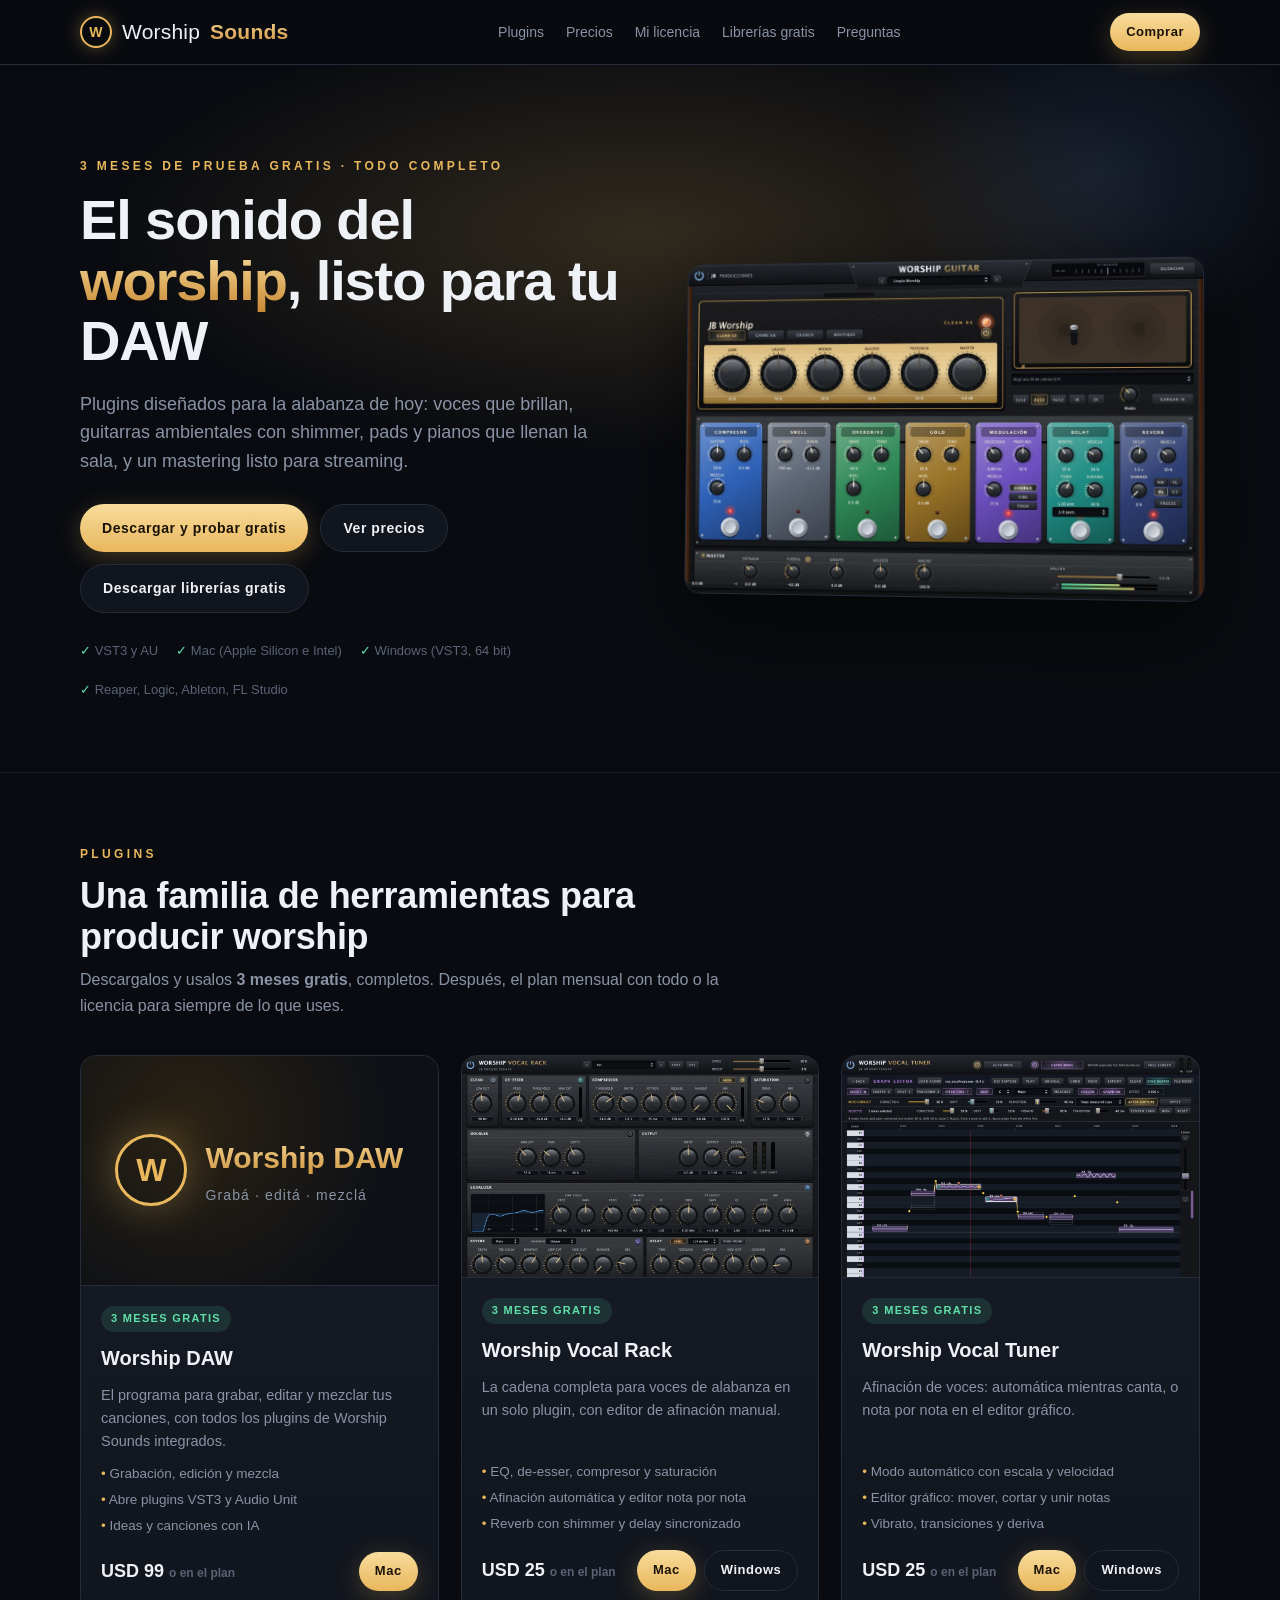
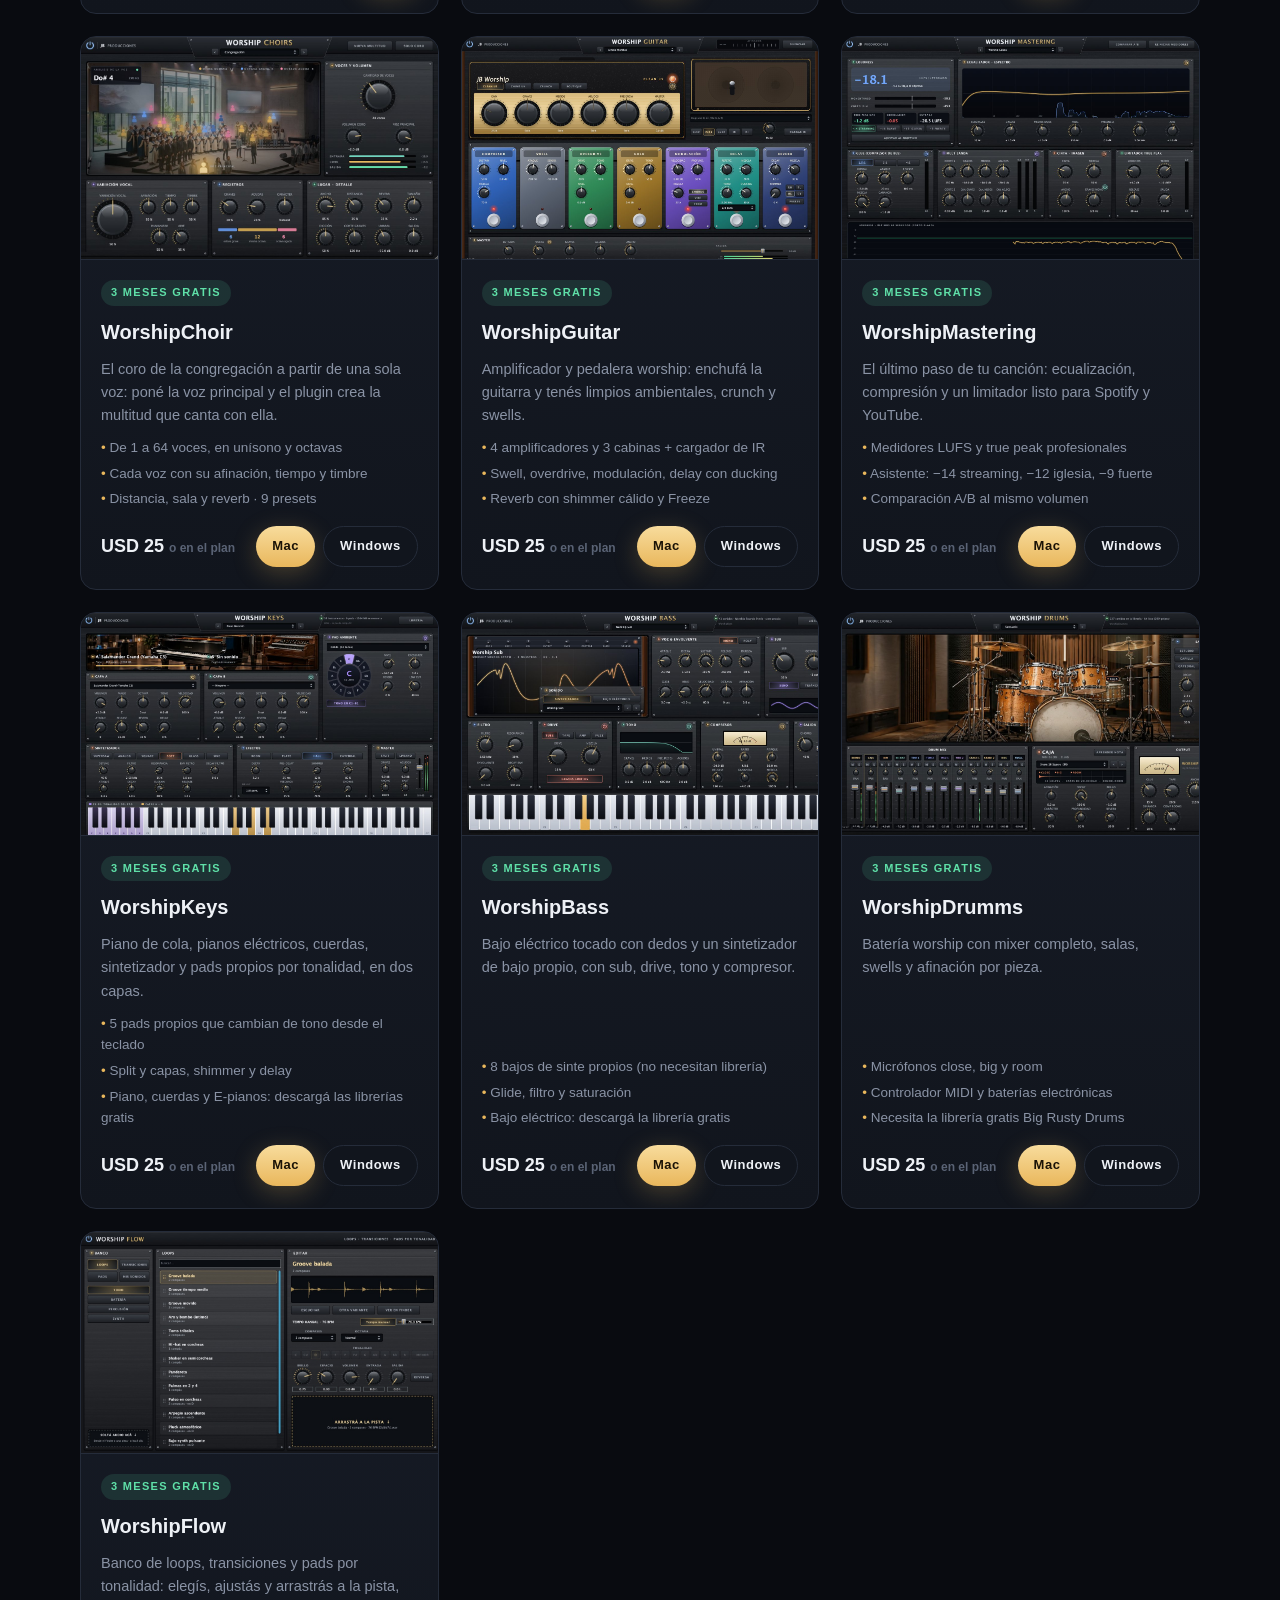
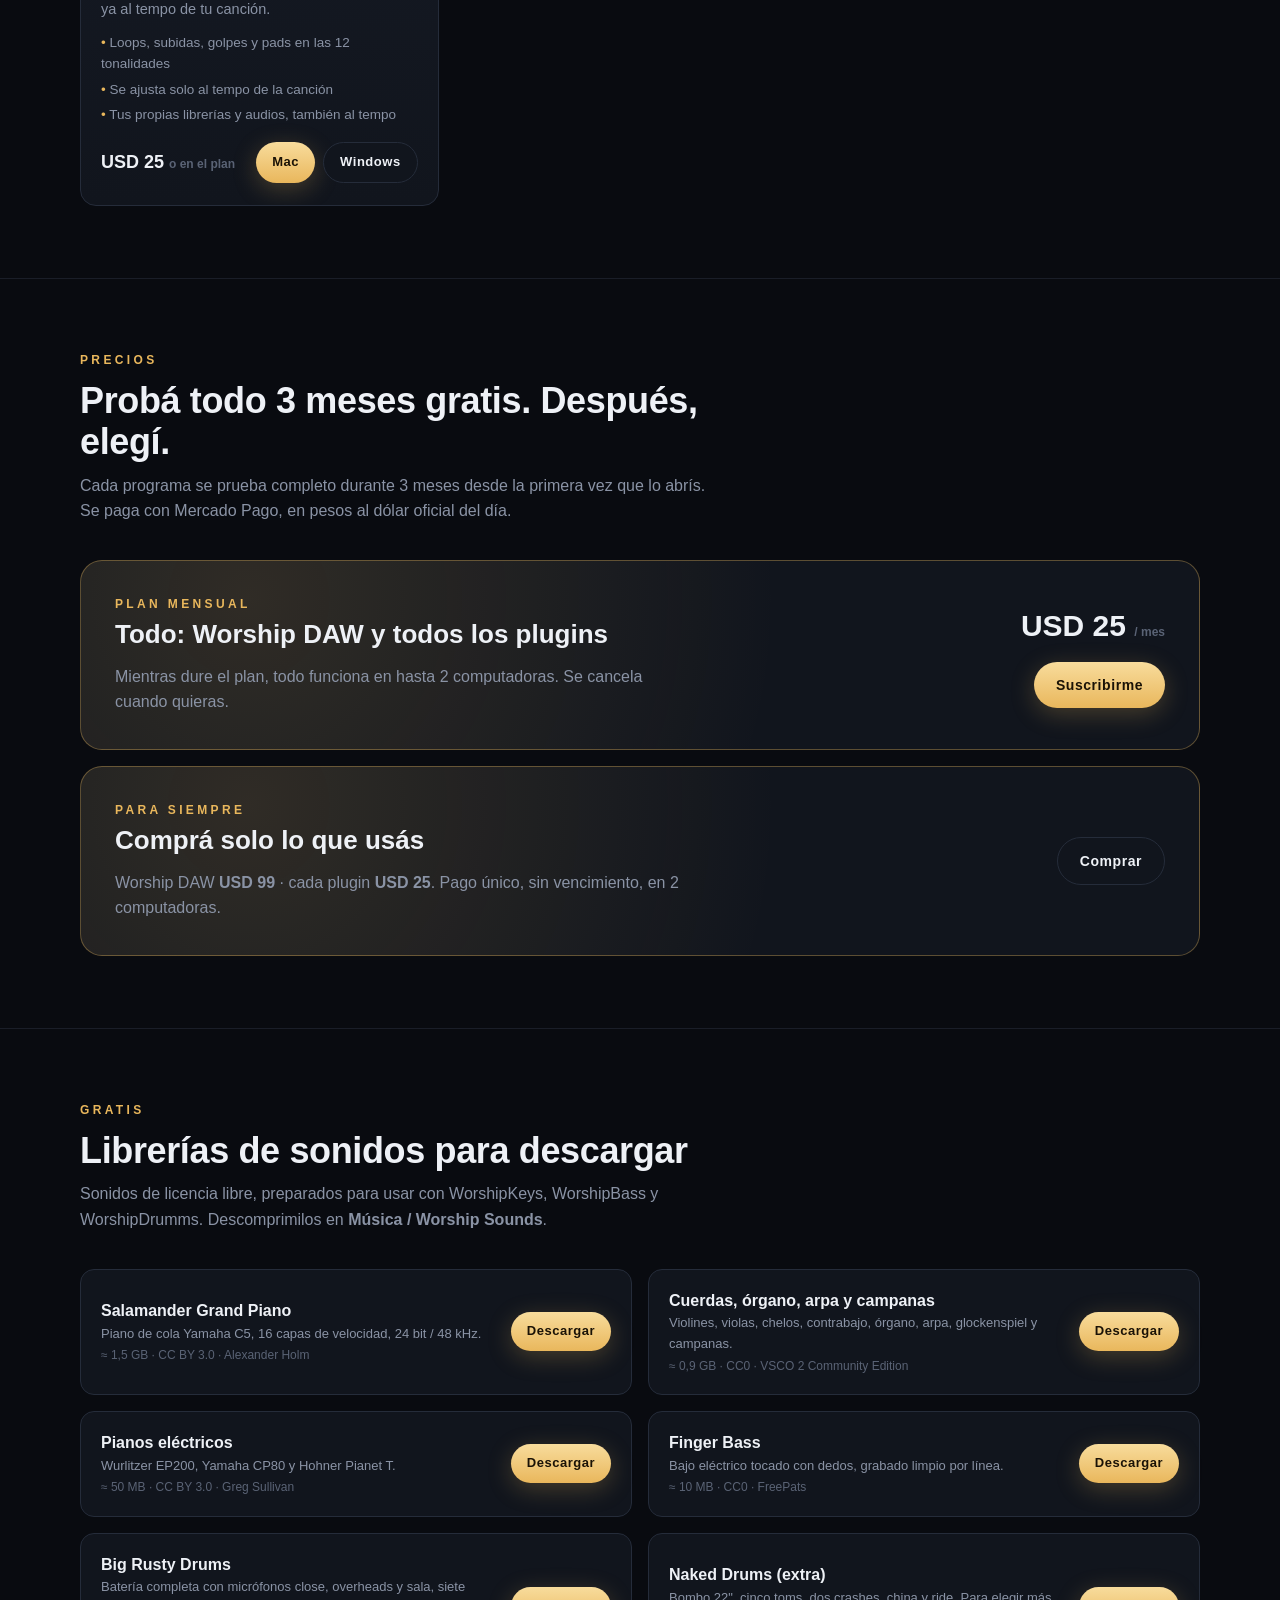
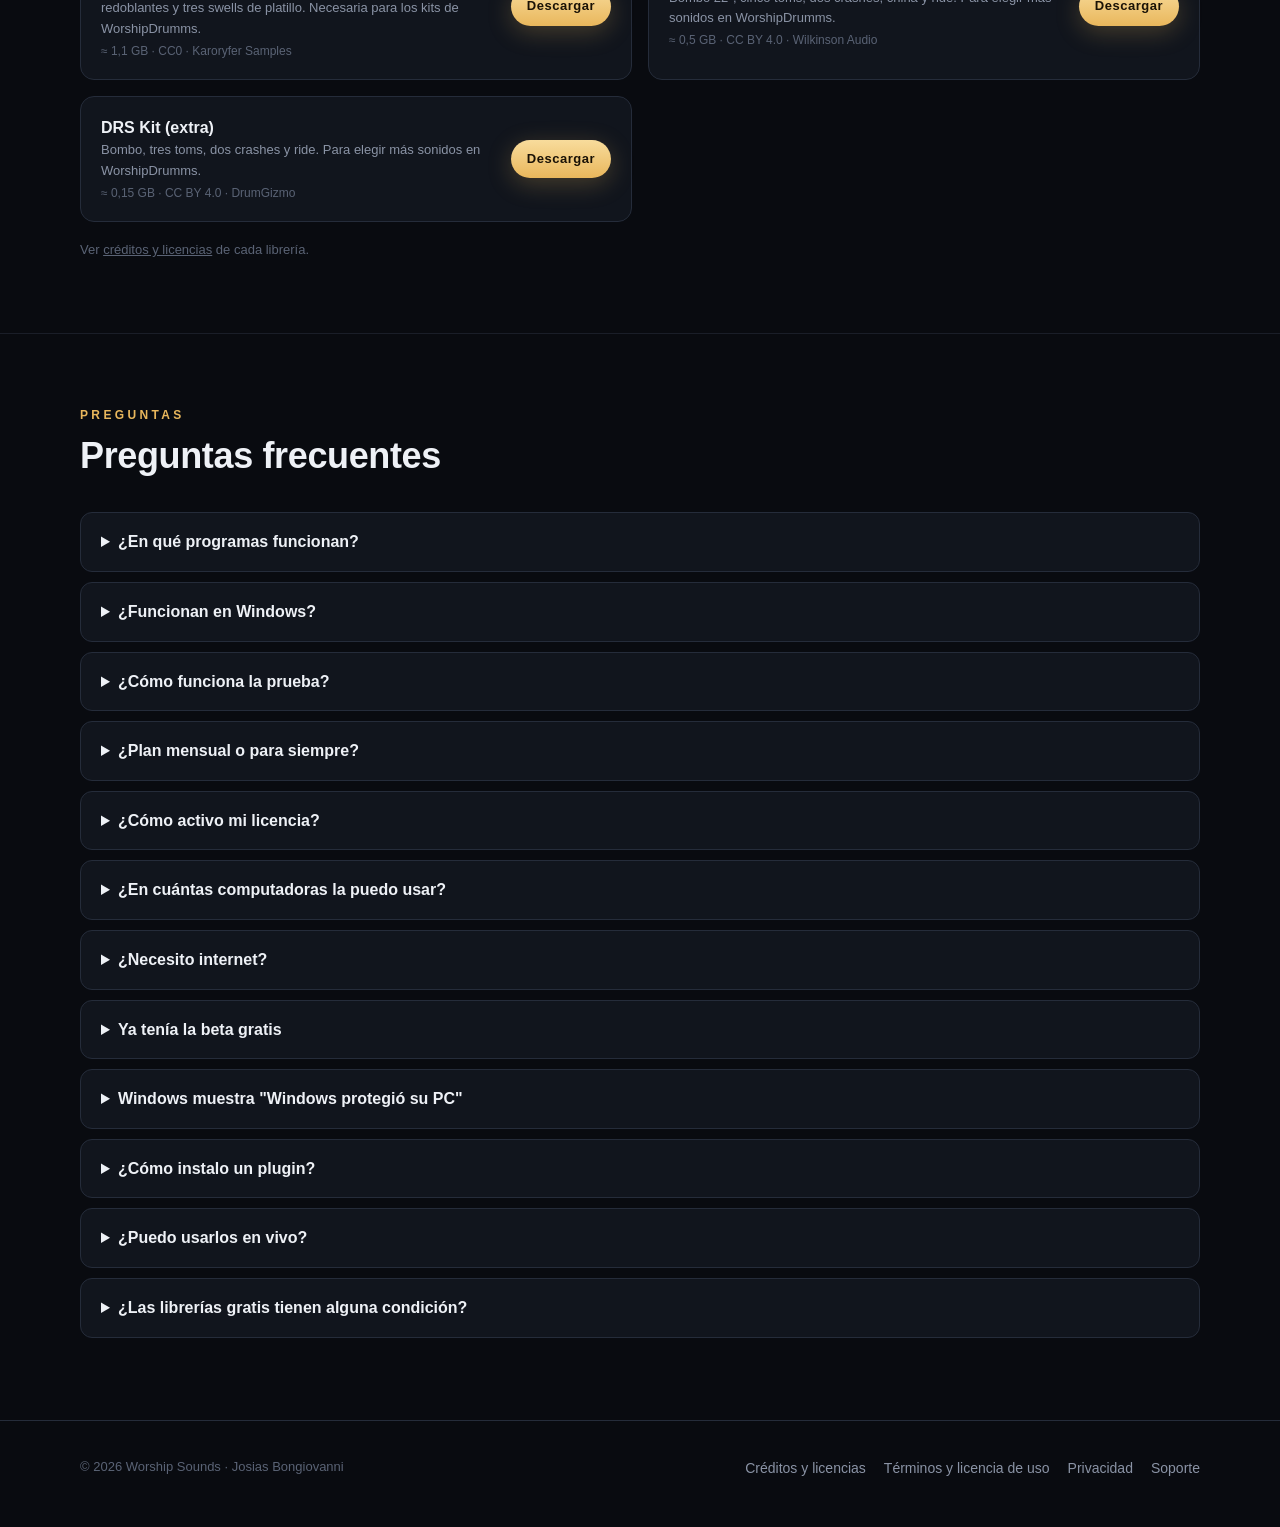
<file: index.html>
<!doctype html>
<html lang="es">
<head>
  <meta charset="utf-8">
  <meta name="viewport" content="width=device-width, initial-scale=1">
  <title>Worship Sounds · Plugins para música worship</title>
  <meta name="description" content="Plugins de audio pensados para la música worship: voces, coros, guitarra, mastering, teclados, bajo y batería. Librerías de sonidos gratis.">
  <link rel="stylesheet" href="style.css">
</head>
<body>

<header>
  <div class="wrap">
    <a class="logo" href="#"><span class="mark">W</span>Worship<b>Sounds</b></a>
    <nav class="main">
      <a href="#plugins">Plugins</a>
      <a href="#precios">Precios</a>
      <a href="mi-licencia.html">Mi licencia</a>
      <a href="#gratis">Librerías gratis</a>
      <a href="#faq">Preguntas</a>
    </nav>
    <a class="btn btn-gold btn-small" href="comprar.html">Comprar</a>
  </div>
</header>

<section class="hero" style="border-top:none">
  <div class="wrap">
    <div>
      <div class="eyebrow">3 meses de prueba gratis · todo completo</div>
      <h1>El sonido del <em>worship</em>, listo para tu DAW</h1>
      <p class="lead">Plugins diseñados para la alabanza de hoy: voces que brillan, guitarras ambientales con shimmer, pads y pianos que llenan la sala, y un mastering listo para streaming.</p>
      <div class="cta">
        <a class="btn btn-gold" href="#plugins">Descargar y probar gratis</a>
        <a class="btn btn-ghost" href="#precios">Ver precios</a>
        <a class="btn btn-ghost" href="#gratis">Descargar librerías gratis</a>
      </div>
      <div class="badges"><span>VST3 y AU</span><span>Mac (Apple Silicon e Intel)</span><span>Windows (VST3, 64 bit)</span><span>Reaper, Logic, Ableton, FL Studio</span></div>
    </div>
    <img class="hero-shot" src="img/guitar.jpg?v=2" alt="WorshipGuitar: amplificador y pedalera">
  </div>
</section>

<section id="plugins">
  <div class="wrap">
    <div class="section-head">
      <div class="eyebrow">Plugins</div>
      <h2>Una familia de herramientas para producir worship</h2>
      <p>Descargalos y usalos <b>3 meses gratis</b>, completos. Después, el plan mensual con todo o la licencia para siempre de lo que uses.</p>
    </div>
    <div class="grid">

      <article class="card">
        <div class="daw-head"><span class="mark">W</span><div><b>Worship DAW</b><small>Grabá · editá · mezclá</small></div></div>
        <div class="body">
          <span class="tag ok">3 meses gratis</span>
          <h3>Worship DAW</h3>
          <p>El programa para grabar, editar y mezclar tus canciones, con todos los plugins de Worship Sounds integrados.</p>
          <ul class="feat"><li>Grabación, edición y mezcla</li><li>Abre plugins VST3 y Audio Unit</li><li>Ideas y canciones con IA</li></ul>
          <div class="row"><span class="price">USD 99 <small>o en el plan</small></span><span class="dl"><a class="btn btn-gold btn-small" href="https://github.com/josiasbongiovanni-cmd/worship-sounds-downloads/releases/latest/download/WorshipDAW-1.0.0-mac.dmg">Mac</a></span></div>
        </div>
      </article>

      <article class="card">
        <img src="img/vocalrack.jpg?v=2" alt="Worship Vocal Rack">
        <div class="body">
          <span class="tag ok">3 meses gratis</span>
          <h3>Worship Vocal Rack</h3>
          <p>La cadena completa para voces de alabanza en un solo plugin, con editor de afinación manual.</p>
          <ul class="feat"><li>EQ, de-esser, compresor y saturación</li><li>Afinación automática y editor nota por nota</li><li>Reverb con shimmer y delay sincronizado</li></ul>
          <div class="row"><span class="price">USD 25 <small>o en el plan</small></span><span class="dl"><a class="btn btn-gold btn-small" href="https://github.com/josiasbongiovanni-cmd/worship-sounds-downloads/releases/latest/download/WorshipVocalRack-1.1.0-mac.pkg">Mac</a><a class="btn btn-ghost btn-small" href="https://github.com/josiasbongiovanni-cmd/worship-sounds-downloads/releases/latest/download/WorshipVocalRack-1.1.0-windows.zip">Windows</a></span></div>
        </div>
      </article>

      <article class="card">
        <img src="img/tuner.jpg?v=2" alt="Worship Vocal Tuner">
        <div class="body">
          <span class="tag ok">3 meses gratis</span>
          <h3>Worship Vocal Tuner</h3>
          <p>Afinación de voces: automática mientras canta, o nota por nota en el editor gráfico.</p>
          <ul class="feat"><li>Modo automático con escala y velocidad</li><li>Editor gráfico: mover, cortar y unir notas</li><li>Vibrato, transiciones y deriva</li></ul>
          <div class="row"><span class="price">USD 25 <small>o en el plan</small></span><span class="dl"><a class="btn btn-gold btn-small" href="https://github.com/josiasbongiovanni-cmd/worship-sounds-downloads/releases/latest/download/WorshipVocalTuner-1.0.0-mac.pkg">Mac</a><a class="btn btn-ghost btn-small" href="https://github.com/josiasbongiovanni-cmd/worship-sounds-downloads/releases/latest/download/WorshipVocalTuner-1.0.0-windows.zip">Windows</a></span></div>
        </div>
      </article>

      <article class="card">
        <img src="img/choir.jpg?v=2" alt="WorshipChoir">
        <div class="body">
          <span class="tag ok">3 meses gratis</span>
          <h3>WorshipChoir</h3>
          <p>El coro de la congregación a partir de una sola voz: poné la voz principal y el plugin crea la multitud que canta con ella.</p>
          <ul class="feat"><li>De 1 a 64 voces, en unísono y octavas</li><li>Cada voz con su afinación, tiempo y timbre</li><li>Distancia, sala y reverb · 9 presets</li></ul>
          <div class="row"><span class="price">USD 25 <small>o en el plan</small></span><span class="dl"><a class="btn btn-gold btn-small" href="https://github.com/josiasbongiovanni-cmd/worship-sounds-downloads/releases/latest/download/WorshipChoir-1.1.0-mac.pkg">Mac</a><a class="btn btn-ghost btn-small" href="https://github.com/josiasbongiovanni-cmd/worship-sounds-downloads/releases/latest/download/WorshipChoir-1.1.0-windows.zip">Windows</a></span></div>
        </div>
      </article>

      <article class="card">
        <img src="img/guitar.jpg?v=2" alt="WorshipGuitar">
        <div class="body">
          <span class="tag ok">3 meses gratis</span>
          <h3>WorshipGuitar</h3>
          <p>Amplificador y pedalera worship: enchufá la guitarra y tenés limpios ambientales, crunch y swells.</p>
          <ul class="feat"><li>4 amplificadores y 3 cabinas + cargador de IR</li><li>Swell, overdrive, modulación, delay con ducking</li><li>Reverb con shimmer cálido y Freeze</li></ul>
          <div class="row"><span class="price">USD 25 <small>o en el plan</small></span><span class="dl"><a class="btn btn-gold btn-small" href="https://github.com/josiasbongiovanni-cmd/worship-sounds-downloads/releases/latest/download/WorshipGuitar-1.1.0-mac.pkg">Mac</a><a class="btn btn-ghost btn-small" href="https://github.com/josiasbongiovanni-cmd/worship-sounds-downloads/releases/latest/download/WorshipGuitar-1.1.0-windows.zip">Windows</a></span></div>
        </div>
      </article>

      <article class="card">
        <img src="img/mastering.jpg?v=2" alt="WorshipMastering">
        <div class="body">
          <span class="tag ok">3 meses gratis</span>
          <h3>WorshipMastering</h3>
          <p>El último paso de tu canción: ecualización, compresión y un limitador listo para Spotify y YouTube.</p>
          <ul class="feat"><li>Medidores LUFS y true peak profesionales</li><li>Asistente: −14 streaming, −12 iglesia, −9 fuerte</li><li>Comparación A/B al mismo volumen</li></ul>
          <div class="row"><span class="price">USD 25 <small>o en el plan</small></span><span class="dl"><a class="btn btn-gold btn-small" href="https://github.com/josiasbongiovanni-cmd/worship-sounds-downloads/releases/latest/download/WorshipMastering-1.1.0-mac.pkg">Mac</a><a class="btn btn-ghost btn-small" href="https://github.com/josiasbongiovanni-cmd/worship-sounds-downloads/releases/latest/download/WorshipMastering-1.1.0-windows.zip">Windows</a></span></div>
        </div>
      </article>

      <article class="card">
        <img src="img/keys.jpg?v=2" alt="WorshipKeys">
        <div class="body">
          <span class="tag ok">3 meses gratis</span>
          <h3>WorshipKeys</h3>
          <p>Piano de cola, pianos eléctricos, cuerdas, sintetizador y pads propios por tonalidad, en dos capas.</p>
          <ul class="feat"><li>5 pads propios que cambian de tono desde el teclado</li><li>Split y capas, shimmer y delay</li><li>Piano, cuerdas y E-pianos: descargá las librerías gratis</li></ul>
          <div class="row"><span class="price">USD 25 <small>o en el plan</small></span><span class="dl"><a class="btn btn-gold btn-small" href="https://github.com/josiasbongiovanni-cmd/worship-sounds-downloads/releases/latest/download/WorshipKeys-1.1.0-mac.pkg">Mac</a><a class="btn btn-ghost btn-small" href="https://github.com/josiasbongiovanni-cmd/worship-sounds-downloads/releases/latest/download/WorshipKeys-1.1.0-windows.zip">Windows</a></span></div>
        </div>
      </article>

      <article class="card">
        <img src="img/bass.jpg?v=2" alt="WorshipBass">
        <div class="body">
          <span class="tag ok">3 meses gratis</span>
          <h3>WorshipBass</h3>
          <p>Bajo eléctrico tocado con dedos y un sintetizador de bajo propio, con sub, drive, tono y compresor.</p>
          <ul class="feat"><li>8 bajos de sinte propios (no necesitan librería)</li><li>Glide, filtro y saturación</li><li>Bajo eléctrico: descargá la librería gratis</li></ul>
          <div class="row"><span class="price">USD 25 <small>o en el plan</small></span><span class="dl"><a class="btn btn-gold btn-small" href="https://github.com/josiasbongiovanni-cmd/worship-sounds-downloads/releases/latest/download/WorshipBass-1.1.0-mac.pkg">Mac</a><a class="btn btn-ghost btn-small" href="https://github.com/josiasbongiovanni-cmd/worship-sounds-downloads/releases/latest/download/WorshipBass-1.1.0-windows.zip">Windows</a></span></div>
        </div>
      </article>

      <article class="card">
        <img src="img/drumms.jpg?v=2" alt="WorshipDrumms">
        <div class="body">
          <span class="tag ok">3 meses gratis</span>
          <h3>WorshipDrumms</h3>
          <p>Batería worship con mixer completo, salas, swells y afinación por pieza.</p>
          <ul class="feat"><li>Micrófonos close, big y room</li><li>Controlador MIDI y baterías electrónicas</li><li>Necesita la librería gratis Big Rusty Drums</li></ul>
          <div class="row"><span class="price">USD 25 <small>o en el plan</small></span><span class="dl"><a class="btn btn-gold btn-small" href="https://github.com/josiasbongiovanni-cmd/worship-sounds-downloads/releases/latest/download/WorshipDrumms-1.1.0-mac.pkg">Mac</a><a class="btn btn-ghost btn-small" href="https://github.com/josiasbongiovanni-cmd/worship-sounds-downloads/releases/latest/download/WorshipDrumms-1.1.0-windows.zip">Windows</a></span></div>
        </div>
      </article>

      <article class="card">
        <img src="img/flow.jpg?v=2" alt="WorshipFlow">
        <div class="body">
          <span class="tag ok">3 meses gratis</span>
          <h3>WorshipFlow</h3>
          <p>Banco de loops, transiciones y pads por tonalidad: elegís, ajustás y arrastrás a la pista, ya al tempo de tu canción.</p>
          <ul class="feat"><li>Loops, subidas, golpes y pads en las 12 tonalidades</li><li>Se ajusta solo al tempo de la canción</li><li>Tus propias librerías y audios, también al tempo</li></ul>
          <div class="row"><span class="price">USD 25 <small>o en el plan</small></span><span class="dl"><a class="btn btn-gold btn-small" href="https://github.com/josiasbongiovanni-cmd/worship-sounds-downloads/releases/latest/download/WorshipFlow-1.0.0-mac.pkg">Mac</a><a class="btn btn-ghost btn-small" href="https://github.com/josiasbongiovanni-cmd/worship-sounds-downloads/releases/latest/download/WorshipFlow-1.0.0-windows.zip">Windows</a></span></div>
        </div>
      </article>
    </div>
  </div>
</section>

<section id="precios">
  <div class="wrap">
    <div class="section-head">
      <div class="eyebrow">Precios</div>
      <h2>Probá todo 3 meses gratis. Después, elegí.</h2>
      <p>Cada programa se prueba completo durante 3 meses desde la primera vez que lo abrís. Se paga con Mercado Pago, en pesos al dólar oficial del día.</p>
    </div>
    <div class="bundle">
      <div>
        <div class="eyebrow">Plan mensual</div>
        <h3>Todo: Worship DAW y todos los plugins</h3>
        <p>Mientras dure el plan, todo funciona en hasta 2 computadoras. Se cancela cuando quieras.</p>
      </div>
      <div style="text-align:right">
        <div class="price">USD 25 <small>/ mes</small></div>
        <a class="btn btn-gold" href="comprar.html?p=all" style="margin-top:12px">Suscribirme</a>
      </div>
    </div>
    <div class="bundle" style="margin-top:16px">
      <div>
        <div class="eyebrow">Para siempre</div>
        <h3>Comprá solo lo que usás</h3>
        <p>Worship DAW <b>USD 99</b> · cada plugin <b>USD 25</b>. Pago único, sin vencimiento, en 2 computadoras.</p>
      </div>
      <div style="text-align:right">
        <a class="btn btn-ghost" href="comprar.html?p=daw">Comprar</a>
      </div>
    </div>
  </div>
</section>

<section id="gratis">
  <div class="wrap">
    <div class="section-head">
      <div class="eyebrow">Gratis</div>
      <h2>Librerías de sonidos para descargar</h2>
      <p>Sonidos de licencia libre, preparados para usar con WorshipKeys, WorshipBass y WorshipDrumms. Descomprimilos en <b>Música / Worship Sounds</b>.</p>
    </div>
    <div class="libs">
      <div class="lib"><div><h4>Salamander Grand Piano</h4><p>Piano de cola Yamaha C5, 16 capas de velocidad, 24 bit / 48 kHz.</p><div class="meta">≈ 1,5 GB · CC BY 3.0 · Alexander Holm</div></div><a class="btn btn-gold btn-small" href="https://github.com/josiasbongiovanni-cmd/worship-sounds-downloads/releases/latest/download/WorshipKeys-Salamander-Grand-Piano.zip">Descargar</a></div>
      <div class="lib"><div><h4>Cuerdas, órgano, arpa y campanas</h4><p>Violines, violas, chelos, contrabajo, órgano, arpa, glockenspiel y campanas.</p><div class="meta">≈ 0,9 GB · CC0 · VSCO 2 Community Edition</div></div><a class="btn btn-gold btn-small" href="https://github.com/josiasbongiovanni-cmd/worship-sounds-downloads/releases/latest/download/WorshipKeys-Cuerdas-Organo-Arpa-Campanas.zip">Descargar</a></div>
      <div class="lib"><div><h4>Pianos eléctricos</h4><p>Wurlitzer EP200, Yamaha CP80 y Hohner Pianet T.</p><div class="meta">≈ 50 MB · CC BY 3.0 · Greg Sullivan</div></div><a class="btn btn-gold btn-small" href="https://github.com/josiasbongiovanni-cmd/worship-sounds-downloads/releases/latest/download/WorshipKeys-E-Pianos.zip">Descargar</a></div>
      <div class="lib"><div><h4>Finger Bass</h4><p>Bajo eléctrico tocado con dedos, grabado limpio por línea.</p><div class="meta">≈ 10 MB · CC0 · FreePats</div></div><a class="btn btn-gold btn-small" href="https://github.com/josiasbongiovanni-cmd/worship-sounds-downloads/releases/latest/download/WorshipBass-Finger-Bass.zip">Descargar</a></div>
      <div class="lib"><div><h4>Big Rusty Drums</h4><p>Batería completa con micrófonos close, overheads y sala, siete redoblantes y tres swells de platillo. Necesaria para los kits de WorshipDrumms.</p><div class="meta">≈ 1,1 GB · CC0 · Karoryfer Samples</div></div><a class="btn btn-gold btn-small" href="https://github.com/josiasbongiovanni-cmd/worship-sounds-downloads/releases/latest/download/WorshipDrumms-Big-Rusty-Drums.zip">Descargar</a></div>
      <div class="lib"><div><h4>Naked Drums (extra)</h4><p>Bombo 22", cinco toms, dos crashes, china y ride. Para elegir más sonidos en WorshipDrumms.</p><div class="meta">≈ 0,5 GB · CC BY 4.0 · Wilkinson Audio</div></div><a class="btn btn-gold btn-small" href="https://github.com/josiasbongiovanni-cmd/worship-sounds-downloads/releases/latest/download/WorshipDrumms-Naked-Drums.zip">Descargar</a></div>
      <div class="lib"><div><h4>DRS Kit (extra)</h4><p>Bombo, tres toms, dos crashes y ride. Para elegir más sonidos en WorshipDrumms.</p><div class="meta">≈ 0,15 GB · CC BY 4.0 · DrumGizmo</div></div><a class="btn btn-gold btn-small" href="https://github.com/josiasbongiovanni-cmd/worship-sounds-downloads/releases/latest/download/WorshipDrumms-DRS-Kit.zip">Descargar</a></div>
    </div>
    <p style="color:var(--faint);font-size:13px;margin-top:18px">Ver <a href="creditos.html" style="text-decoration:underline">créditos y licencias</a> de cada librería.</p>
  </div>
</section>

<section id="faq">
  <div class="wrap">
    <div class="section-head"><div class="eyebrow">Preguntas</div><h2>Preguntas frecuentes</h2></div>
    <details><summary>¿En qué programas funcionan?</summary><p>En cualquier programa que use plugins VST3 o Audio Unit: Reaper, Logic Pro, GarageBand, Ableton Live, FL Studio, Cubase, Studio One y otros.</p></details>
    <details><summary>¿Funcionan en Windows?</summary><p>Sí. En Mac (Apple Silicon e Intel, macOS 11 o superior) como VST3 y Audio Unit, y en Windows de 64 bit como VST3. En Windows, descomprimí el archivo y copiá la carpeta <b>.vst3</b> en <b>C:\Program Files\Common Files\VST3</b>.</p></details>
    <details><summary>¿Cómo funciona la prueba?</summary><p>Cada programa funciona completo durante 3 meses desde la primera vez que lo abrís en tu computadora. Abajo a la izquierda vas a ver cuántos días te quedan. Al terminar, deja de sonar hasta que actives una licencia; tus proyectos no se pierden.</p></details>
    <details><summary>¿Plan mensual o para siempre?</summary><p>El plan mensual (USD 25 por mes) habilita el DAW y todos los plugins mientras lo pagues. La licencia para siempre se paga una vez: Worship DAW USD 99, cada plugin USD 25.</p></details>
    <details><summary>¿Cómo activo mi licencia?</summary><p>Después de pagar te mostramos tu clave (WS-XXXX-XXXX-XXXX-XXXX). En el programa, tocá la etiqueta de la licencia abajo a la izquierda, pegá la clave y tocá Activar. Necesita internet solo para activarse.</p></details>
    <details><summary>¿En cuántas computadoras la puedo usar?</summary><p>En 2. Si cambiás de computadora, liberá la vieja desde el programa o desde <a href="mi-licencia.html" style="text-decoration:underline">Mi licencia</a>.</p></details>
    <details><summary>¿Necesito internet?</summary><p>Solo para activar. Después funciona sin conexión; el plan mensual necesita conectarse al menos una vez por mes para confirmar el pago.</p></details>
    <details><summary>Ya tenía la beta gratis</summary><p>La versión beta que ya instalaste sigue funcionando. Si instalás la versión nueva, tenés los mismos 3 meses de prueba que cualquiera.</p></details>
    <details><summary>Windows muestra "Windows protegió su PC"</summary><p>En la beta, los plugins para Windows todavía no tienen firma de Microsoft. Si aparece ese aviso, tocá <b>Más información</b> y después <b>Ejecutar de todas formas</b>. En Mac los instaladores están firmados y verificados por Apple.</p></details>
    <details><summary>¿Cómo instalo un plugin?</summary><p>Descargá el instalador, abrilo y seguí los pasos. Después, en tu programa, buscá el plugin en la lista de efectos o instrumentos. Si no aparece, volvé a escanear los plugins desde las preferencias.</p></details>
    <details><summary>¿Puedo usarlos en vivo?</summary><p>Sí. WorshipGuitar tiene una latencia de 1,6 ms y está pensado para tocar en vivo; WorshipMastering se usa en la producción final.</p></details>
    <details><summary>¿Las librerías gratis tienen alguna condición?</summary><p>Son de licencia libre. Algunas piden que se nombre al autor si las redistribuís; los detalles están en la página de créditos.</p></details>
  </div>
</section>

<footer>
  <div class="wrap">
    <div>© 2026 Worship Sounds · Josias Bongiovanni</div>
    <nav><a href="creditos.html">Créditos y licencias</a><a href="terminos.html">Términos y licencia de uso</a><a href="privacidad.html">Privacidad</a><a href="mailto:josiasbongiovanni@gmail.com">Soporte</a></nav>
  </div>
</footer>

</body>
</html>
</file>
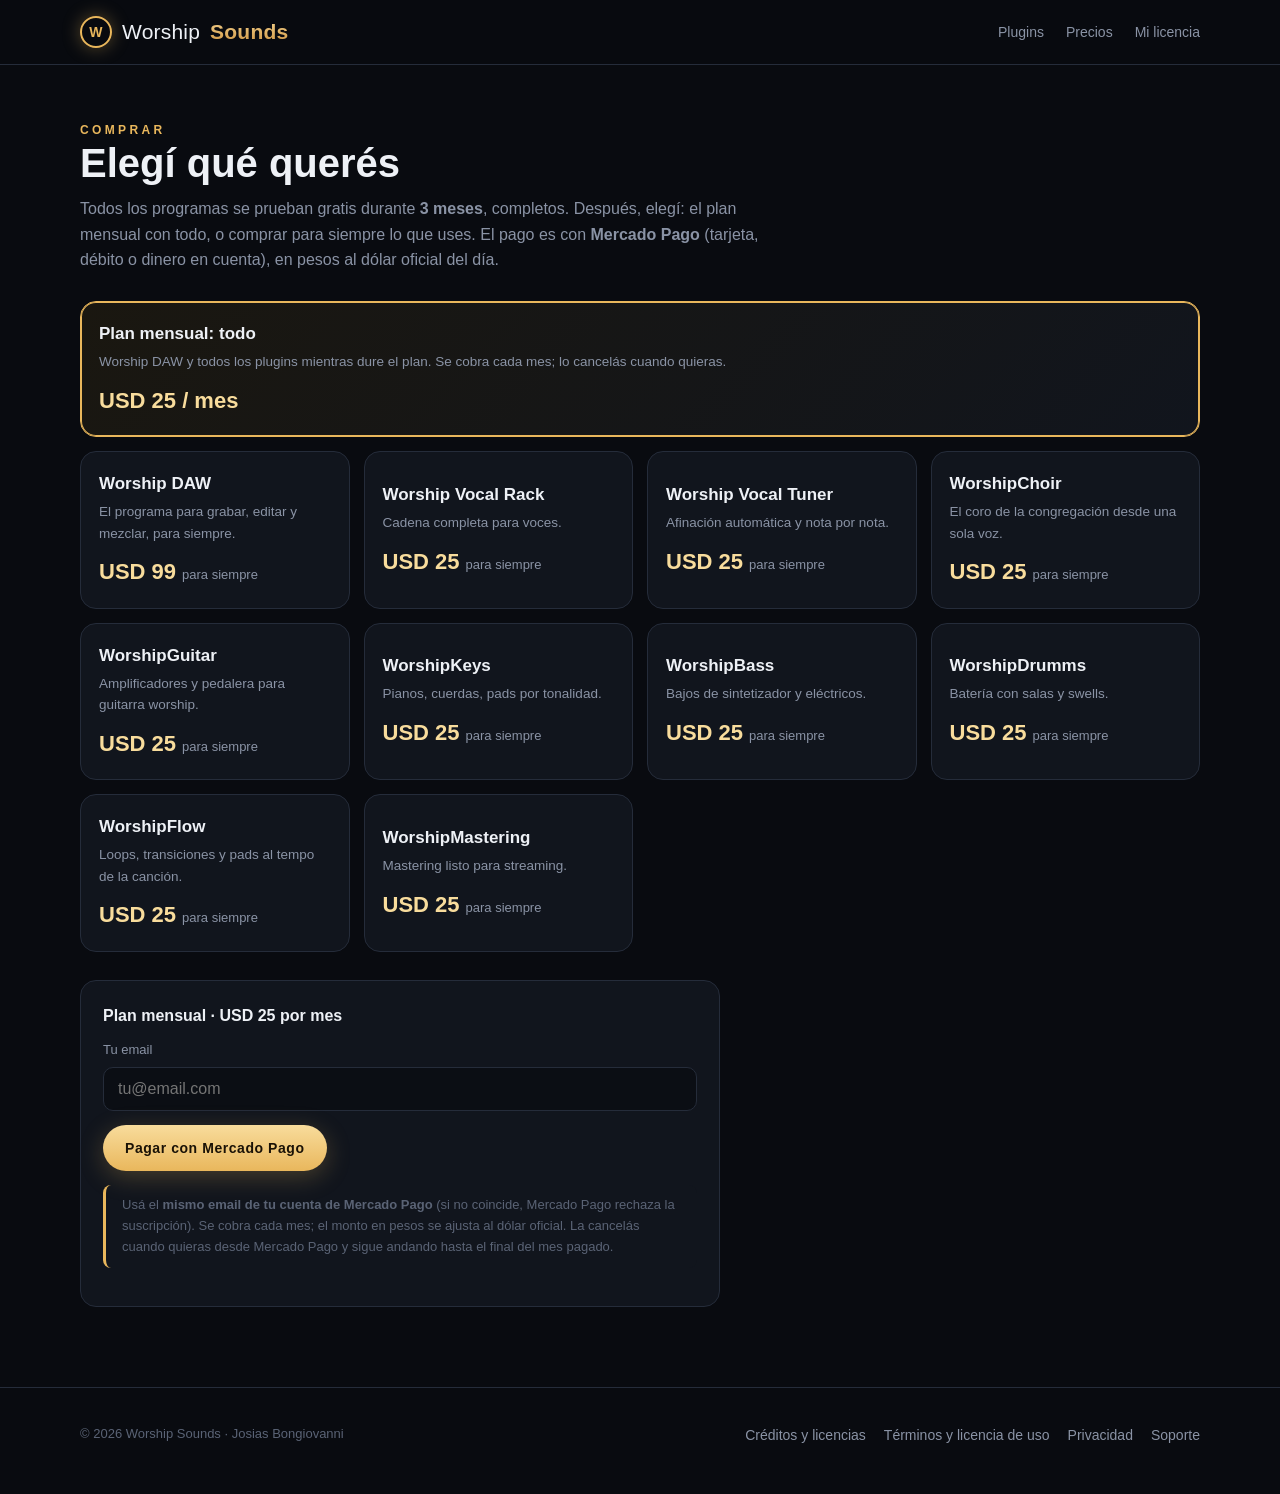
<file: comprar.html>
<!doctype html>
<html lang="es">
<head>
  <meta charset="utf-8">
  <meta name="viewport" content="width=device-width, initial-scale=1">
  <title>Comprar · Worship Sounds</title>
  <meta name="robots" content="noindex">
  <link rel="stylesheet" href="style.css">
  <script src="licencias.js?v=2"></script>
</head>
<body>
<header>
  <div class="wrap">
    <a class="logo" href="index.html"><span class="mark">W</span>Worship<b>Sounds</b></a>
    <nav class="main"><a href="index.html#plugins">Plugins</a><a href="index.html#precios">Precios</a><a href="mi-licencia.html">Mi licencia</a></nav>
  </div>
</header>
<section class="shop">
  <div class="wrap">
    <div class="eyebrow">Comprar</div>
    <h1>Elegí qué querés</h1>
    <p class="lead">Todos los programas se prueban gratis durante <b>3 meses</b>, completos. Después, elegí: el plan mensual con todo, o comprar para siempre lo que uses. El pago es con <b>Mercado Pago</b> (tarjeta, débito o dinero en cuenta), en pesos al dólar oficial del día.</p>
    <div class="plans" id="plans"></div>
    <div class="form">
      <div id="chosen" style="font-weight:700;margin-bottom:12px"></div>
      <label for="email">Tu email</label>
      <input id="email" type="email" autocomplete="email" placeholder="tu@email.com">
      <a class="btn btn-gold" id="pay" href="#">Pagar con Mercado Pago</a>
      <div class="msg" id="msg"></div>
      <p class="note" id="note"></p>
    </div>
  </div>
</section>
<script>
let chosen = new URLSearchParams(location.search).get("p") || "all";
if (!WS_PRODUCTS.some((p) => p.id === chosen)) chosen = "all";
let ars = {};
function render() {
  const el = document.getElementById("plans");
  el.innerHTML = WS_PRODUCTS.map((p) => `
    <button class="plan ${p.id === "all" ? "big" : ""} ${p.id === chosen ? "sel" : ""}" data-id="${p.id}">
      <h3>${wsEsc(p.name)}</h3><p>${wsEsc(p.desc)}</p>
      <div class="amt">USD ${p.usd}${p.kind === "subscription" ? " / mes" : ""}<small>${ars[p.id] ? "≈ " + wsPesos(ars[p.id]) + (p.kind === "subscription" ? " por mes" : "") : (p.kind === "subscription" ? "" : "para siempre")}</small></div>
    </button>`).join("");
  el.querySelectorAll(".plan").forEach((b) => b.onclick = () => { chosen = b.dataset.id; history.replaceState(null, "", "?p=" + chosen); render(); });
  const p = WS_PRODUCTS.find((x) => x.id === chosen);
  document.getElementById("chosen").textContent = p.kind === "subscription"
    ? `Plan mensual · USD ${p.usd} por mes${ars[p.id] ? " (" + wsPesos(ars[p.id]) + ")" : ""}`
    : `${p.name} · USD ${p.usd} para siempre${ars[p.id] ? " (" + wsPesos(ars[p.id]) + ")" : ""}`;
  document.getElementById("note").innerHTML = p.kind === "subscription"
    ? "Usá el <b>mismo email de tu cuenta de Mercado Pago</b> (si no coincide, Mercado Pago rechaza la suscripción). Se cobra cada mes; el monto en pesos se ajusta al dólar oficial. La cancelás cuando quieras desde Mercado Pago y sigue andando hasta el final del mes pagado."
    : "Pago único. Después del pago te mostramos tu clave de licencia: la pegás en el programa (botón de la licencia, abajo a la izquierda). Sirve en 2 computadoras.";
}
render();
wsCall("license", { action: "prices" }).then((r) => {
  if (r.ok) { for (const p of r.products) if (p.ars) ars[p.id] = p.ars; render(); }
});
document.getElementById("pay").onclick = async (e) => {
  e.preventDefault();
  const msg = document.getElementById("msg");
  const email = document.getElementById("email").value.trim();
  if (!/^[^\s@]+@[^\s@]+\.[^\s@]{2,}$/.test(email)) { msg.className = "msg err"; msg.textContent = "Escribí un email válido."; return; }
  msg.className = "msg"; msg.textContent = "Preparando el pago…";
  const r = await wsCall("checkout", { product: chosen, email });
  if (r.ok && r.url) { msg.textContent = "Te llevamos a Mercado Pago…"; location.href = r.url; }
  else { msg.className = "msg err"; msg.textContent = r.message || "No se pudo preparar el pago. Probá de nuevo."; }
};
</script>
<footer>
  <div class="wrap">
    <div>© 2026 Worship Sounds · Josias Bongiovanni</div>
    <nav><a href="creditos.html">Créditos y licencias</a><a href="terminos.html">Términos y licencia de uso</a><a href="privacidad.html">Privacidad</a><a href="mailto:josiasbongiovanni@gmail.com">Soporte</a></nav>
  </div>
</footer>
</body>
</html>
</file>
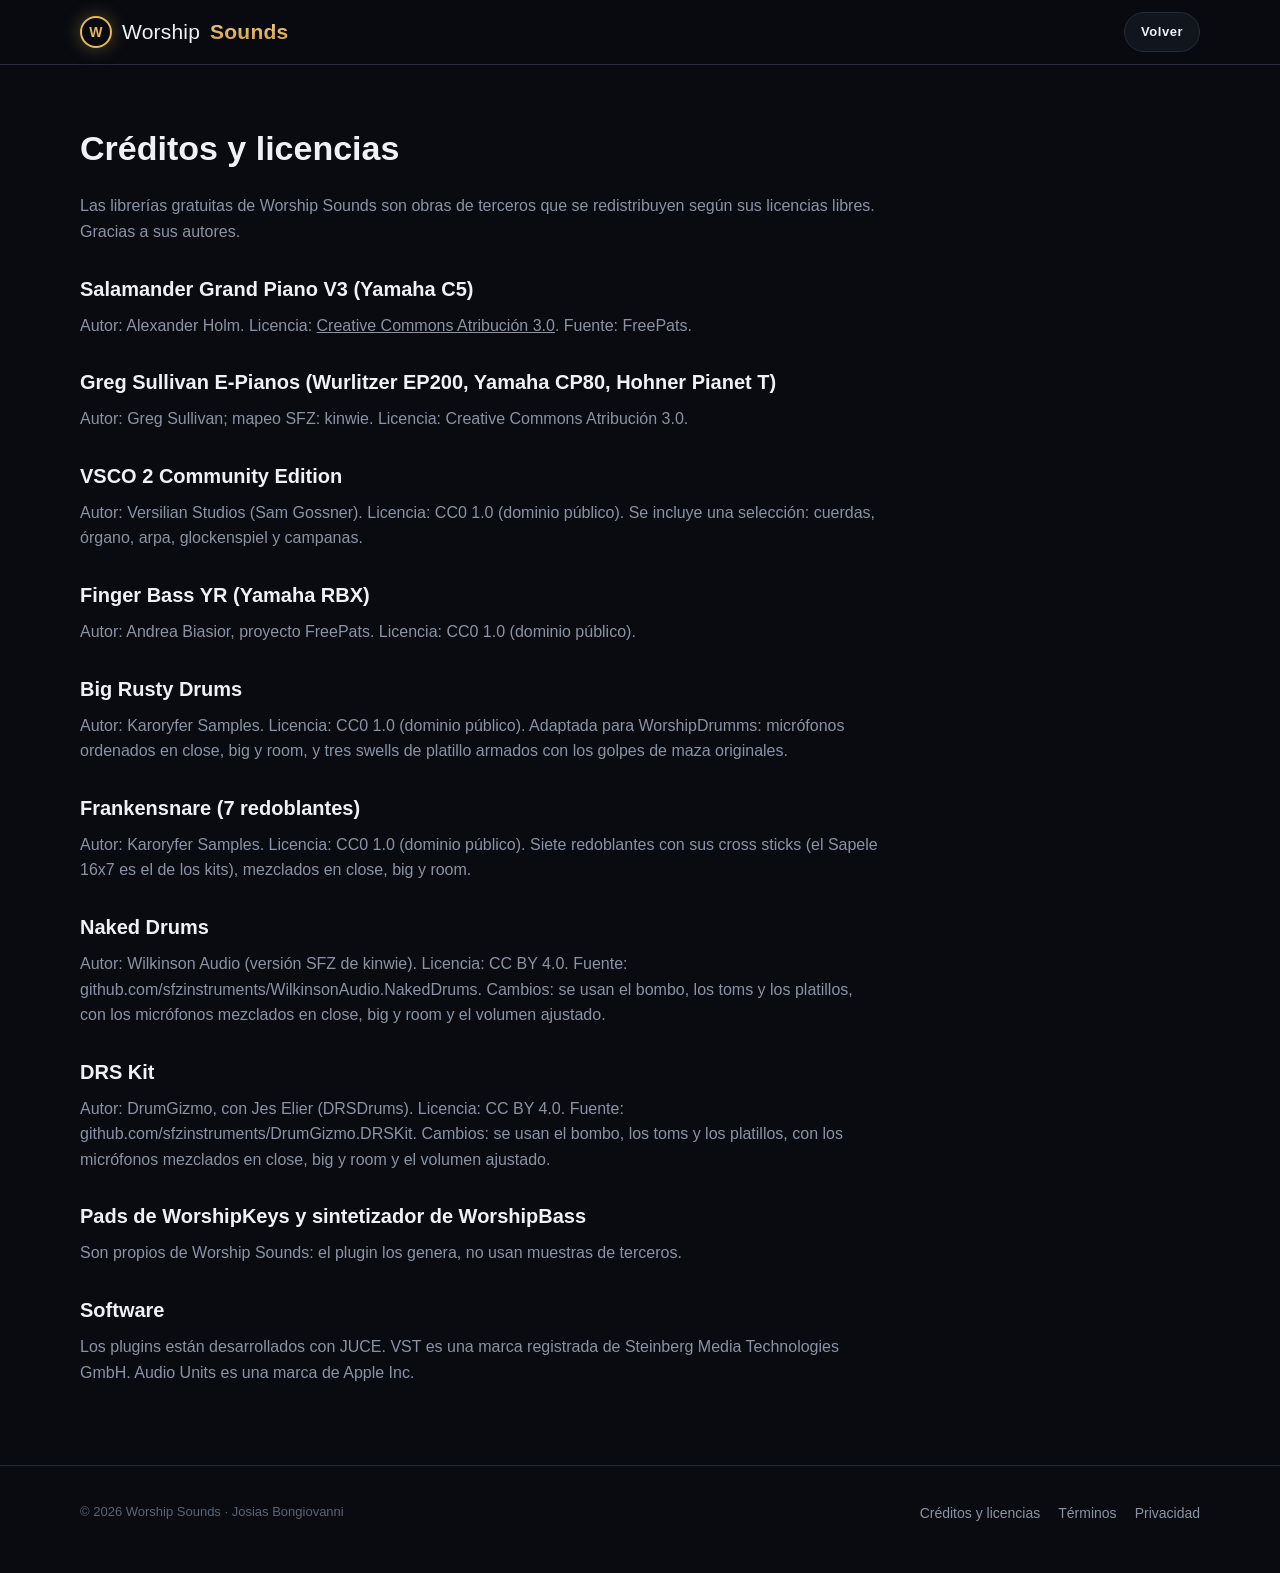
<file: creditos.html>
<!doctype html>
<html lang="es">
<head>
  <meta charset="utf-8">
  <meta name="viewport" content="width=device-width, initial-scale=1">
  <title>Créditos y licencias · Worship Sounds</title>
  <link rel="stylesheet" href="style.css">
</head>
<body>
<header><div class="wrap"><a class="logo" href="index.html"><span class="mark">W</span>Worship<b>Sounds</b></a><a class="btn btn-ghost btn-small" href="index.html">Volver</a></div></header>
<main class="wrap"><div class="page">
<h1>Créditos y licencias</h1>
<p>Las librerías gratuitas de Worship Sounds son obras de terceros que se redistribuyen según sus licencias libres. Gracias a sus autores.</p>
<h2>Salamander Grand Piano V3 (Yamaha C5)</h2>
<p>Autor: Alexander Holm. Licencia: <a href="https://creativecommons.org/licenses/by/3.0/" style="text-decoration:underline">Creative Commons Atribución 3.0</a>. Fuente: FreePats.</p>
<h2>Greg Sullivan E-Pianos (Wurlitzer EP200, Yamaha CP80, Hohner Pianet T)</h2>
<p>Autor: Greg Sullivan; mapeo SFZ: kinwie. Licencia: Creative Commons Atribución 3.0.</p>
<h2>VSCO 2 Community Edition</h2>
<p>Autor: Versilian Studios (Sam Gossner). Licencia: CC0 1.0 (dominio público). Se incluye una selección: cuerdas, órgano, arpa, glockenspiel y campanas.</p>
<h2>Finger Bass YR (Yamaha RBX)</h2>
<p>Autor: Andrea Biasior, proyecto FreePats. Licencia: CC0 1.0 (dominio público).</p>
<h2>Big Rusty Drums</h2>
<p>Autor: Karoryfer Samples. Licencia: CC0 1.0 (dominio público). Adaptada para WorshipDrumms: micrófonos ordenados en close, big y room, y tres swells de platillo armados con los golpes de maza originales.</p>
<h2>Frankensnare (7 redoblantes)</h2>
<p>Autor: Karoryfer Samples. Licencia: CC0 1.0 (dominio público). Siete redoblantes con sus cross sticks (el Sapele 16x7 es el de los kits), mezclados en close, big y room.</p>
<h2>Naked Drums</h2>
<p>Autor: Wilkinson Audio (versión SFZ de kinwie). Licencia: <a href="https://creativecommons.org/licenses/by/4.0/">CC BY 4.0</a>. Fuente: <a href="https://github.com/sfzinstruments/WilkinsonAudio.NakedDrums">github.com/sfzinstruments/WilkinsonAudio.NakedDrums</a>. Cambios: se usan el bombo, los toms y los platillos, con los micrófonos mezclados en close, big y room y el volumen ajustado.</p>
<h2>DRS Kit</h2>
<p>Autor: DrumGizmo, con Jes Elier (DRSDrums). Licencia: <a href="https://creativecommons.org/licenses/by/4.0/">CC BY 4.0</a>. Fuente: <a href="https://github.com/sfzinstruments/DrumGizmo.DRSKit">github.com/sfzinstruments/DrumGizmo.DRSKit</a>. Cambios: se usan el bombo, los toms y los platillos, con los micrófonos mezclados en close, big y room y el volumen ajustado.</p>
<h2>Pads de WorshipKeys y sintetizador de WorshipBass</h2>
<p>Son propios de Worship Sounds: el plugin los genera, no usan muestras de terceros.</p>
<h2>Software</h2>
<p>Los plugins están desarrollados con JUCE. VST es una marca registrada de Steinberg Media Technologies GmbH. Audio Units es una marca de Apple Inc.</p>
</div></main>
<footer><div class="wrap"><div>© 2026 Worship Sounds · Josias Bongiovanni</div><nav><a href="creditos.html">Créditos y licencias</a><a href="terminos.html">Términos</a><a href="privacidad.html">Privacidad</a></nav></div></footer>
</body></html>
</file>
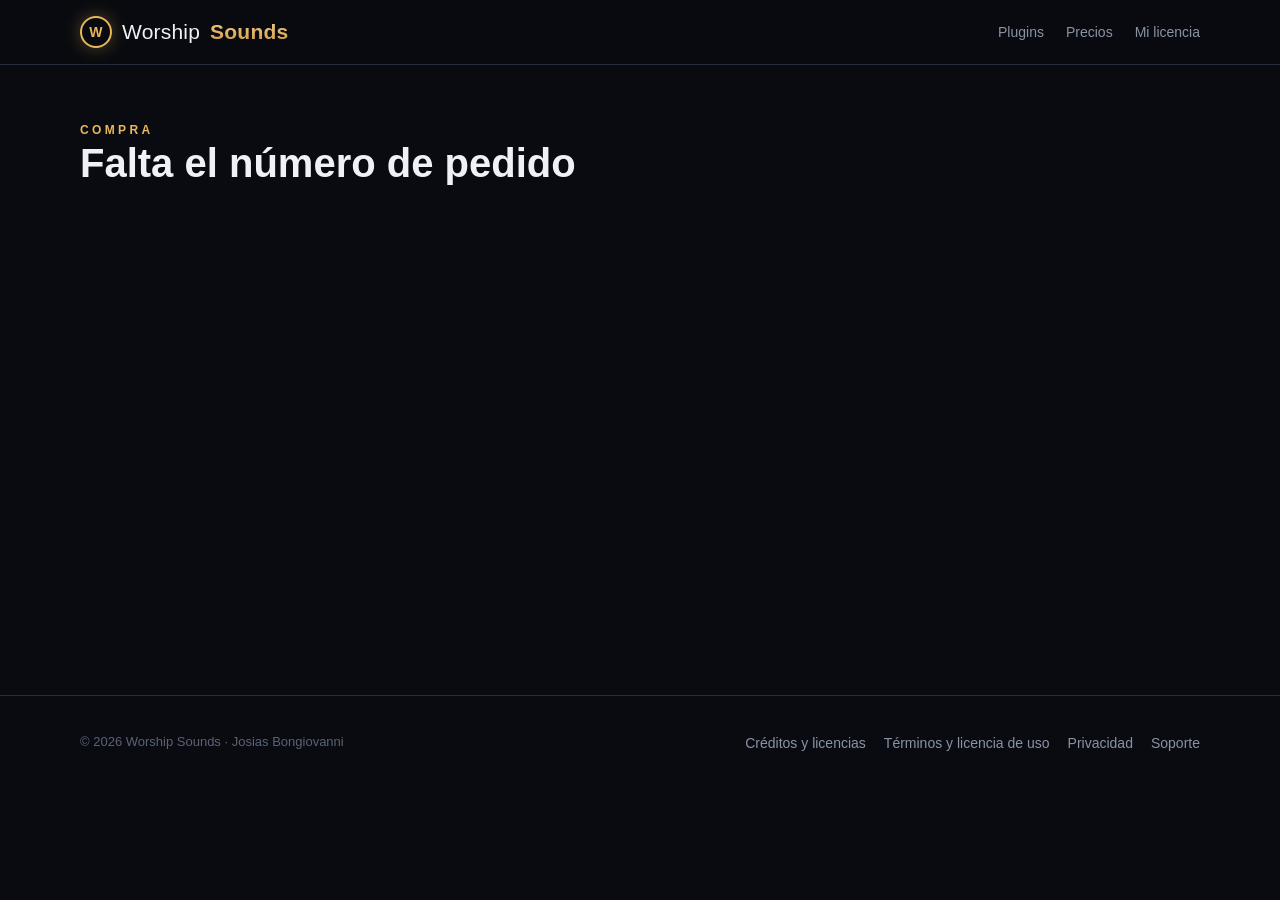
<file: gracias.html>
<!doctype html>
<html lang="es">
<head>
  <meta charset="utf-8">
  <meta name="viewport" content="width=device-width, initial-scale=1">
  <title>Gracias · Worship Sounds</title>
  <meta name="robots" content="noindex">
  <link rel="stylesheet" href="style.css">
  <script src="licencias.js?v=2"></script>
</head>
<body>
<header>
  <div class="wrap">
    <a class="logo" href="index.html"><span class="mark">W</span>Worship<b>Sounds</b></a>
    <nav class="main"><a href="index.html#plugins">Plugins</a><a href="index.html#precios">Precios</a><a href="mi-licencia.html">Mi licencia</a></nav>
  </div>
</header>
<section class="shop">
  <div class="wrap">
    <div class="eyebrow">Compra</div>
    <h1 id="title">Estamos confirmando tu pago…</h1>
    <p class="lead" id="lead">Mercado Pago tarda unos segundos en avisarnos. No cierres esta página.</p>
    <div id="box" class="form" style="display:none">
      <div>Tu clave de licencia:</div>
      <div class="keybox" id="key"></div>
      <a class="btn btn-gold btn-small" href="#" id="copy">Copiar la clave</a>
      <ol class="steps">
        <li>Abrí el programa (o el plugin dentro de tu DAW).</li>
        <li>Tocá la etiqueta de la licencia, abajo a la izquierda (<b>PRUEBA</b> o <b>ACTIVAR LICENCIA</b>).</li>
        <li>Pegá la clave y tocá <b>ACTIVAR</b>. Necesita internet solo para activarse.</li>
      </ol>
      <p class="note">Guardá esta clave: es tu licencia. Sirve en 2 computadoras; podés liberar una desde <a href="mi-licencia.html" style="text-decoration:underline">Mi licencia</a>. Te la mostramos también a <span id="email"></span> si nos escribís.</p>
    </div>
    <div class="msg" id="msg"></div>
  </div>
</section>
<script>
const q = new URLSearchParams(location.search);
const order = q.get("order") || q.get("external_reference");
let tries = 0;
async function poll() {
  const r = await wsCall("license", { action: "order", order, payment_id: q.get("payment_id") || q.get("collection_id"), preapproval_id: q.get("preapproval_id") });
  const msg = document.getElementById("msg");
  if (r.ok && r.license) {
    document.getElementById("title").textContent = "¡Gracias! Ya tenés tu licencia";
    document.getElementById("lead").textContent = r.name ? `${r.name}` : "";
    document.getElementById("key").textContent = r.license;
    document.getElementById("email").textContent = r.email || "tu email";
    document.getElementById("box").style.display = "";
    msg.textContent = "";
    return;
  }
  if (r.ok && r.status === "failed") {
    document.getElementById("title").textContent = "El pago no se completó";
    document.getElementById("lead").innerHTML = 'Mercado Pago rechazó o canceló el pago. Podés <a href="comprar.html" style="text-decoration:underline">intentarlo de nuevo</a>.';
    return;
  }
  if (!r.ok && r.code === "order") { document.getElementById("title").textContent = "No encontramos ese pedido"; document.getElementById("lead").textContent = r.message || ""; return; }
  if (++tries < 60) { setTimeout(poll, 4000); msg.textContent = tries > 5 ? "Todavía esperando la confirmación de Mercado Pago…" : ""; }
  else { msg.className = "msg err"; msg.innerHTML = 'El pago todavía figura pendiente (por ejemplo, un pago en efectivo tarda más). Volvé a abrir esta página más tarde, o escribinos a <a href="mailto:josiasbongiovanni@gmail.com" style="text-decoration:underline">soporte</a> con este número de pedido: ' + wsEsc(order); }
}
if (!order) { document.getElementById("title").textContent = "Falta el número de pedido"; document.getElementById("lead").textContent = ""; } else poll();
document.getElementById("copy").onclick = (e) => { e.preventDefault(); navigator.clipboard.writeText(document.getElementById("key").textContent); e.target.textContent = "¡Copiada!"; };
</script>
<footer>
  <div class="wrap">
    <div>© 2026 Worship Sounds · Josias Bongiovanni</div>
    <nav><a href="creditos.html">Créditos y licencias</a><a href="terminos.html">Términos y licencia de uso</a><a href="privacidad.html">Privacidad</a><a href="mailto:josiasbongiovanni@gmail.com">Soporte</a></nav>
  </div>
</footer>
</body>
</html>
</file>
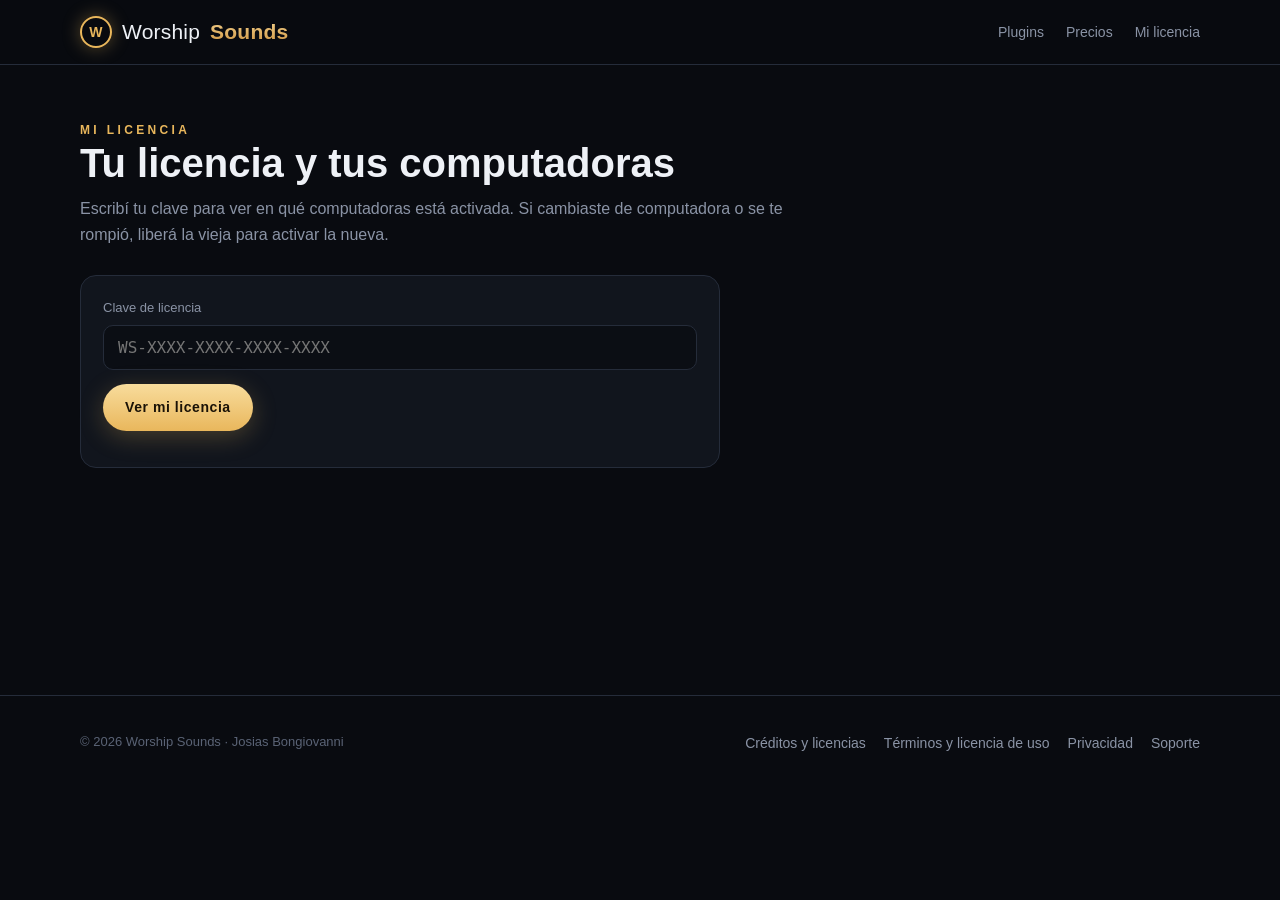
<file: mi-licencia.html>
<!doctype html>
<html lang="es">
<head>
  <meta charset="utf-8">
  <meta name="viewport" content="width=device-width, initial-scale=1">
  <title>Mi licencia · Worship Sounds</title>
  <meta name="robots" content="noindex">
  <link rel="stylesheet" href="style.css">
  <script src="licencias.js?v=2"></script>
</head>
<body>
<header>
  <div class="wrap">
    <a class="logo" href="index.html"><span class="mark">W</span>Worship<b>Sounds</b></a>
    <nav class="main"><a href="index.html#plugins">Plugins</a><a href="index.html#precios">Precios</a><a href="mi-licencia.html">Mi licencia</a></nav>
  </div>
</header>
<section class="shop">
  <div class="wrap">
    <div class="eyebrow">Mi licencia</div>
    <h1>Tu licencia y tus computadoras</h1>
    <p class="lead">Escribí tu clave para ver en qué computadoras está activada. Si cambiaste de computadora o se te rompió, liberá la vieja para activar la nueva.</p>
    <div class="form">
      <label for="key">Clave de licencia</label>
      <input id="key" placeholder="WS-XXXX-XXXX-XXXX-XXXX" autocomplete="off" style="font-family:ui-monospace,Menlo,monospace">
      <a class="btn btn-gold" id="look" href="#">Ver mi licencia</a>
      <div class="msg" id="msg"></div>
      <div id="out"></div>
    </div>
  </div>
</section>
<script>
const kinds = { perpetual: "Para siempre", subscription: "Plan mensual" };
function show(r, key) {
  const out = document.getElementById("out");
  if (!r.ok) { out.innerHTML = ""; const m = document.getElementById("msg"); m.className = "msg err"; m.textContent = r.message || "No se pudo consultar."; return; }
  document.getElementById("msg").textContent = "";
  let h = `<p style="margin-top:16px"><b>${wsEsc(r.name || r.product)}</b> · ${kinds[r.kind] || ""}`;
  if (r.kind === "subscription" && r.paid_until) h += ` · pagado hasta el ${wsDate(r.paid_until)}${r.status === "cancelled" ? " (cancelado)" : ""}`;
  h += `</p>`;
  if (r.problem) h += `<p class="msg err">${wsEsc(r.problem)}</p>`;
  h += `<p class="note">Activada en ${r.machines.length} de ${r.max_machines} computadoras.</p><div class="machines">`;
  h += r.machines.map((m) => `<div class="machine"><div>${wsEsc(m.label || "Computadora")}<small>${wsEsc(m.product)} · último uso ${wsDate(m.last_seen)}</small></div><a class="btn btn-ghost btn-small" href="#" data-m="${wsEsc(m.machine)}">Liberar</a></div>`).join("");
  h += `</div>`;
  out.innerHTML = h;
  out.querySelectorAll("[data-m]").forEach((b) => b.onclick = async (e) => {
    e.preventDefault();
    if (!confirm("¿Liberar esta computadora? Si la volvés a usar, el programa te va a pedir activar la licencia de nuevo.")) return;
    show(await wsCall("license", { action: "release", key, machine: b.dataset.m }), key);
  });
}
document.getElementById("look").onclick = async (e) => {
  e.preventDefault();
  const key = document.getElementById("key").value.trim();
  document.getElementById("msg").className = "msg"; document.getElementById("msg").textContent = "Buscando…";
  show(await wsCall("license", { action: "status", key }), key);
};
</script>
<footer>
  <div class="wrap">
    <div>© 2026 Worship Sounds · Josias Bongiovanni</div>
    <nav><a href="creditos.html">Créditos y licencias</a><a href="terminos.html">Términos y licencia de uso</a><a href="privacidad.html">Privacidad</a><a href="mailto:josiasbongiovanni@gmail.com">Soporte</a></nav>
  </div>
</footer>
</body>
</html>
</file>
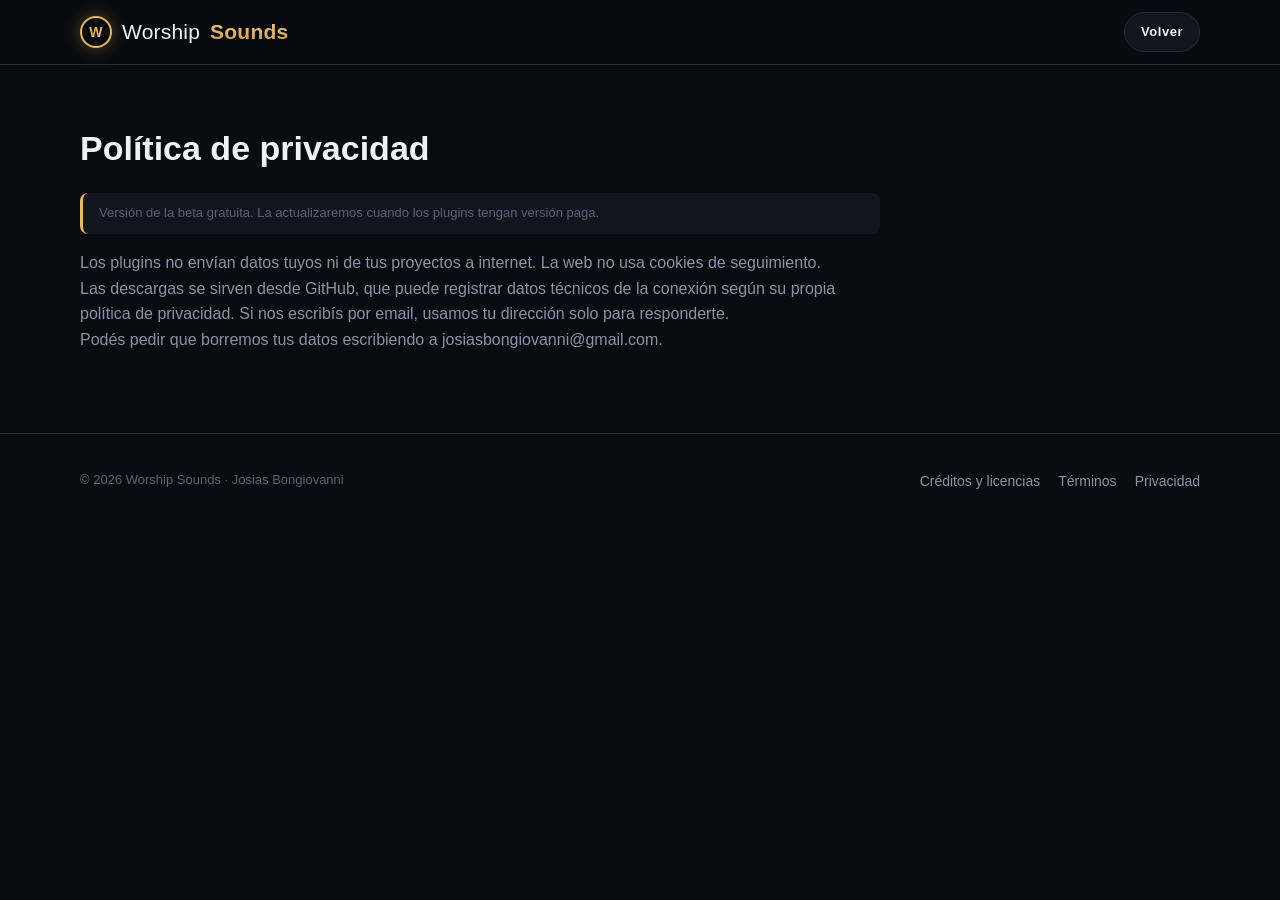
<file: privacidad.html>
<!doctype html>
<html lang="es">
<head>
  <meta charset="utf-8">
  <meta name="viewport" content="width=device-width, initial-scale=1">
  <title>Privacidad · Worship Sounds</title>
  <link rel="stylesheet" href="style.css">
</head>
<body>
<header><div class="wrap"><a class="logo" href="index.html"><span class="mark">W</span>Worship<b>Sounds</b></a><a class="btn btn-ghost btn-small" href="index.html">Volver</a></div></header>
<main class="wrap"><div class="page">
<h1>Política de privacidad</h1>
<div class="note">Versión de la beta gratuita. La actualizaremos cuando los plugins tengan versión paga.</div>
<p>Los plugins no envían datos tuyos ni de tus proyectos a internet. La web no usa cookies de seguimiento.</p>
<p>Las descargas se sirven desde GitHub, que puede registrar datos técnicos de la conexión según su propia política de privacidad. Si nos escribís por email, usamos tu dirección solo para responderte.</p>
<p>Podés pedir que borremos tus datos escribiendo a josiasbongiovanni@gmail.com.</p>
</div></main>
<footer><div class="wrap"><div>© 2026 Worship Sounds · Josias Bongiovanni</div><nav><a href="creditos.html">Créditos y licencias</a><a href="terminos.html">Términos</a><a href="privacidad.html">Privacidad</a></nav></div></footer>
</body></html>
</file>
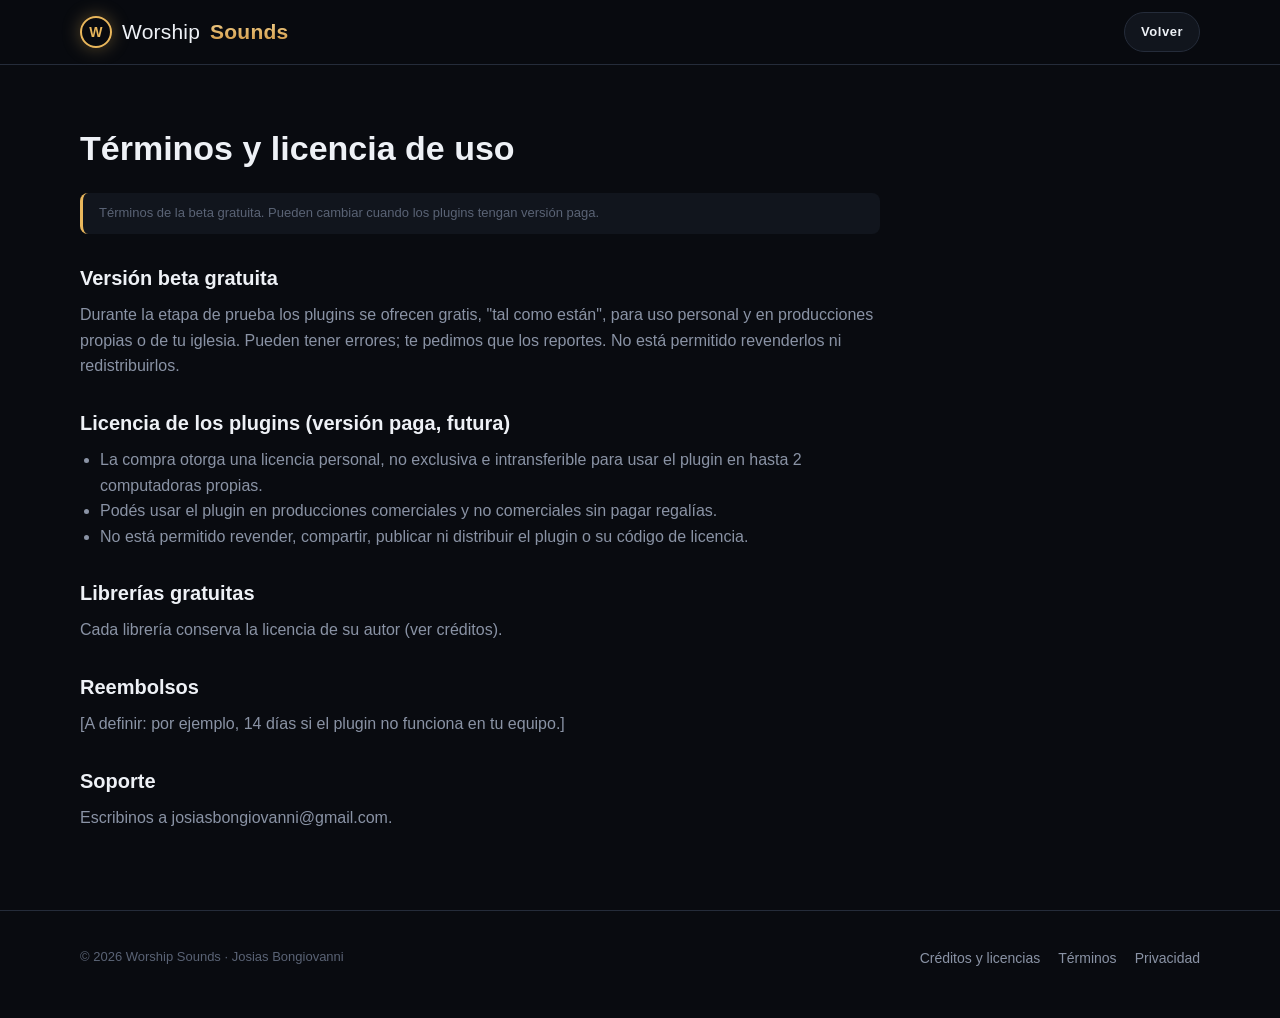
<file: terminos.html>
<!doctype html>
<html lang="es">
<head>
  <meta charset="utf-8">
  <meta name="viewport" content="width=device-width, initial-scale=1">
  <title>Términos y licencia de uso · Worship Sounds</title>
  <link rel="stylesheet" href="style.css">
</head>
<body>
<header><div class="wrap"><a class="logo" href="index.html"><span class="mark">W</span>Worship<b>Sounds</b></a><a class="btn btn-ghost btn-small" href="index.html">Volver</a></div></header>
<main class="wrap"><div class="page">
<h1>Términos y licencia de uso</h1>
<div class="note">Términos de la beta gratuita. Pueden cambiar cuando los plugins tengan versión paga.</div>
<h2>Versión beta gratuita</h2>
<p>Durante la etapa de prueba los plugins se ofrecen gratis, "tal como están", para uso personal y en producciones propias o de tu iglesia. Pueden tener errores; te pedimos que los reportes. No está permitido revenderlos ni redistribuirlos.</p>
<h2>Licencia de los plugins (versión paga, futura)</h2>
<ul>
<li>La compra otorga una licencia personal, no exclusiva e intransferible para usar el plugin en hasta 2 computadoras propias.</li>
<li>Podés usar el plugin en producciones comerciales y no comerciales sin pagar regalías.</li>
<li>No está permitido revender, compartir, publicar ni distribuir el plugin o su código de licencia.</li>
</ul>
<h2>Librerías gratuitas</h2>
<p>Cada librería conserva la licencia de su autor (ver créditos).</p>
<h2>Reembolsos</h2>
<p>[A definir: por ejemplo, 14 días si el plugin no funciona en tu equipo.]</p>
<h2>Soporte</h2>
<p>Escribinos a josiasbongiovanni@gmail.com.</p>
</div></main>
<footer><div class="wrap"><div>© 2026 Worship Sounds · Josias Bongiovanni</div><nav><a href="creditos.html">Créditos y licencias</a><a href="terminos.html">Términos</a><a href="privacidad.html">Privacidad</a></nav></div></footer>
</body></html>
</file>
<file: style.css>
:root {
  --bg: #090b10;
  --panel: #11151d;
  --panel-hi: #171c27;
  --edge: #252c3a;
  --text: #eef1f6;
  --dim: #8a93a5;
  --faint: #5a6375;
  --gold: #e9b75c;
  --gold-hi: #f8dc9c;
  --green: #5fe0a8;
  --radius: 16px;
  --max: 1160px;
}

* { box-sizing: border-box; margin: 0; padding: 0; }
html { scroll-behavior: smooth; }
body {
  background: var(--bg);
  color: var(--text);
  font: 16px/1.6 -apple-system, BlinkMacSystemFont, "Segoe UI", Inter, Roboto, sans-serif;
  -webkit-font-smoothing: antialiased;
}
img { max-width: 100%; display: block; }
a { color: inherit; text-decoration: none; }
.wrap { max-width: var(--max); margin: 0 auto; padding: 0 20px; }

/* ---------- header ---------- */
header {
  position: sticky; top: 0; z-index: 10;
  background: rgba(9, 11, 16, 0.85);
  backdrop-filter: blur(12px);
  border-bottom: 1px solid var(--edge);
}
header .wrap { display: flex; align-items: center; justify-content: space-between; height: 64px; gap: 16px; }
.logo { display: flex; align-items: center; gap: 10px; font-size: 21px; letter-spacing: 0.01em; }
.logo b { background: linear-gradient(180deg, var(--gold-hi), #c98a33); -webkit-background-clip: text; background-clip: text; color: transparent; }
.logo .mark {
  width: 32px; height: 32px; border-radius: 50%;
  border: 2px solid var(--gold); display: grid; place-items: center;
  color: var(--gold); font-weight: 800; font-size: 14px;
  box-shadow: 0 0 18px rgba(233, 183, 92, 0.35);
}
nav { display: flex; gap: 22px; font-size: 14px; color: var(--dim); }
nav a:hover { color: var(--text); }

/* ---------- buttons ---------- */
.btn {
  display: inline-flex; align-items: center; gap: 8px;
  padding: 12px 22px; border-radius: 999px; font-weight: 700; font-size: 14px;
  letter-spacing: 0.04em; transition: transform .15s ease, box-shadow .15s ease;
}
.btn:hover { transform: translateY(-1px); }
.btn-gold { background: linear-gradient(180deg, var(--gold-hi), var(--gold)); color: #1a1206; box-shadow: 0 6px 24px rgba(233, 183, 92, 0.25); }
.btn-ghost { border: 1px solid var(--edge); color: var(--text); background: var(--panel); }
.btn-small { padding: 9px 16px; font-size: 13px; }
.dl { display: flex; gap: 8px; }

/* ---------- hero ---------- */
.hero { position: relative; padding: 92px 0 72px; overflow: hidden; }
.hero::before {
  content: ""; position: absolute; inset: -20% -10% auto; height: 620px;
  background: radial-gradient(closest-side, rgba(233, 183, 92, 0.18), transparent 70%),
              radial-gradient(closest-side at 80% 40%, rgba(111, 166, 255, 0.12), transparent 70%);
  pointer-events: none;
}
.hero .wrap { position: relative; display: grid; grid-template-columns: 1.05fr 1fr; gap: 48px; align-items: center; }
.eyebrow { color: var(--gold); font-size: 12px; font-weight: 800; letter-spacing: 0.28em; text-transform: uppercase; }
.hero h1 { font-size: clamp(34px, 5vw, 56px); line-height: 1.08; margin: 14px 0 18px; letter-spacing: -0.02em; }
.hero h1 em { font-style: normal; background: linear-gradient(180deg, var(--gold-hi), #c98a33); -webkit-background-clip: text; background-clip: text; color: transparent; }
.hero p.lead { color: var(--dim); font-size: 18px; max-width: 520px; }
.hero .cta { display: flex; gap: 12px; margin-top: 28px; flex-wrap: wrap; }
.hero-shot { border-radius: var(--radius); border: 1px solid var(--edge); box-shadow: 0 30px 80px rgba(0, 0, 0, 0.6); transform: perspective(1400px) rotateY(-8deg) rotateX(2deg); }
.badges { display: flex; gap: 18px; margin-top: 28px; color: var(--faint); font-size: 13px; flex-wrap: wrap; }
.badges span::before { content: "✓ "; color: var(--green); }

/* ---------- sections ---------- */
section { padding: 72px 0; border-top: 1px solid rgba(37, 44, 58, 0.6); }
.section-head { max-width: 640px; margin-bottom: 36px; }
.section-head h2 { font-size: clamp(26px, 3.5vw, 36px); line-height: 1.15; margin: 10px 0 10px; letter-spacing: -0.01em; }
.section-head p { color: var(--dim); }

/* ---------- plugin cards ---------- */
.grid { display: grid; grid-template-columns: repeat(3, 1fr); gap: 22px; }
.card {
  background: linear-gradient(180deg, var(--panel-hi), var(--panel));
  border: 1px solid var(--edge); border-radius: var(--radius); overflow: hidden;
  display: flex; flex-direction: column;
}
.card img { aspect-ratio: 16 / 10; object-fit: cover; object-position: top left; border-bottom: 1px solid var(--edge); }
.card .body { padding: 20px 20px 22px; display: flex; flex-direction: column; gap: 10px; flex: 1; }
.card h3 { font-size: 20px; }
.card p { color: var(--dim); font-size: 14.5px; flex: 1; }
.card .row { display: flex; align-items: center; justify-content: space-between; gap: 12px; margin-top: 6px; }
.price { font-weight: 800; font-size: 18px; }
.price small { color: var(--faint); font-weight: 600; font-size: 12px; }
.tag { font-size: 11px; font-weight: 800; letter-spacing: 0.12em; padding: 4px 10px; border-radius: 999px; text-transform: uppercase; align-self: flex-start; }
.tag.ok { background: rgba(95, 224, 168, 0.12); color: var(--green); }
.tag.soon { background: rgba(233, 183, 92, 0.12); color: var(--gold); }
.card.soon img { filter: saturate(0.7) brightness(0.75); }
ul.feat { list-style: none; color: var(--dim); font-size: 13.5px; display: grid; gap: 4px; }
ul.feat li::before { content: "• "; color: var(--gold); }

/* ---------- bundle ---------- */
.bundle {
  display: grid; grid-template-columns: 1.3fr 1fr; gap: 28px; align-items: center;
  padding: 34px; border-radius: 22px; border: 1px solid rgba(233, 183, 92, 0.35);
  background: radial-gradient(circle at 15% 20%, rgba(233, 183, 92, 0.14), transparent 55%), var(--panel);
}
.bundle h3 { font-size: 26px; margin-bottom: 8px; }
.bundle p { color: var(--dim); }
.bundle .price { font-size: 30px; }

/* ---------- free libraries ---------- */
.libs { display: grid; grid-template-columns: repeat(2, 1fr); gap: 16px; }
.lib { display: flex; justify-content: space-between; align-items: center; gap: 16px; padding: 18px 20px; border-radius: 14px; background: var(--panel); border: 1px solid var(--edge); }
.lib h4 { font-size: 16px; }
.lib p { color: var(--dim); font-size: 13px; }
.lib .meta { color: var(--faint); font-size: 12px; margin-top: 2px; }

/* ---------- faq ---------- */
details { background: var(--panel); border: 1px solid var(--edge); border-radius: 12px; padding: 16px 20px; margin-bottom: 10px; }
summary { cursor: pointer; font-weight: 700; }
details p { color: var(--dim); margin-top: 10px; font-size: 15px; }

/* ---------- footer ---------- */
footer { border-top: 1px solid var(--edge); padding: 36px 0 48px; color: var(--faint); font-size: 13px; }
footer .wrap { display: flex; justify-content: space-between; gap: 20px; flex-wrap: wrap; }
footer a:hover { color: var(--text); }
footer nav { gap: 18px; }

/* ---------- simple pages ---------- */
.page { padding: 56px 0 80px; max-width: 800px; }
.page h1 { font-size: 34px; margin-bottom: 18px; }
.page h2 { font-size: 20px; margin: 28px 0 8px; }
.page p, .page li { color: var(--dim); }
.page ul { padding-left: 20px; }
.note { border-left: 3px solid var(--gold); padding: 10px 16px; background: var(--panel); border-radius: 8px; color: var(--dim); margin: 16px 0; }

/* ---------- responsive ---------- */
@media (max-width: 900px) {
  .hero .wrap, .bundle { grid-template-columns: 1fr; }
  .hero-shot { transform: none; }
  .grid { grid-template-columns: 1fr 1fr; }
  .libs { grid-template-columns: 1fr; }
  nav.main { display: none; }
}
@media (max-width: 600px) {
  .grid { grid-template-columns: 1fr; }
  .hero { padding-top: 56px; }
  .bundle { padding: 22px; }
  .lib { flex-direction: column; align-items: flex-start; }
}

/* ---------- compras y licencias ---------- */
.shop { padding: 56px 0 80px; min-height: 70vh; border-top: none; }
.shop h1 { font-size: clamp(28px, 4vw, 40px); line-height: 1.15; margin-bottom: 10px; }
.shop .lead { color: var(--dim); max-width: 720px; margin-bottom: 28px; }
.plans { display: grid; grid-template-columns: repeat(auto-fill, minmax(250px, 1fr)); gap: 14px; margin-bottom: 28px; }
.plan { background: var(--panel); border: 1px solid var(--edge); border-radius: var(--radius); padding: 18px; cursor: pointer; text-align: left; color: var(--text); font: inherit; transition: border-color .15s ease, transform .15s ease; }
.plan:hover { transform: translateY(-1px); }
.plan.sel { border-color: var(--gold); box-shadow: 0 0 0 1px var(--gold) inset; }
.plan.big { grid-column: 1 / -1; background: linear-gradient(135deg, #1a1710, var(--panel)); }
.plan h3 { font-size: 17px; margin-bottom: 4px; }
.plan p { color: var(--dim); font-size: 13.5px; margin-bottom: 10px; }
.plan .amt { font-size: 22px; font-weight: 800; color: var(--gold-hi); }
.plan .amt small { font-size: 13px; color: var(--dim); font-weight: 500; margin-left: 6px; }
.form { background: var(--panel); border: 1px solid var(--edge); border-radius: var(--radius); padding: 22px; max-width: 640px; }
.form label { display: block; font-size: 13px; color: var(--dim); margin-bottom: 6px; }
.form input { width: 100%; padding: 12px 14px; border-radius: 10px; border: 1px solid var(--edge); background: #0b0e14; color: var(--text); font-size: 16px; margin-bottom: 14px; }
.form input:focus { outline: none; border-color: var(--gold); }
.note { font-size: 13px; color: var(--faint); margin-top: 12px; }
.msg { margin-top: 14px; font-size: 14px; }
.msg.err { color: #ff9a7a; }
.msg.ok { color: var(--green); }
.keybox { font: 700 clamp(20px, 3.5vw, 30px)/1.2 ui-monospace, Menlo, monospace; letter-spacing: 0.06em; color: var(--gold-hi); background: #0b0e14; border: 1px dashed var(--gold); border-radius: 12px; padding: 18px; text-align: center; margin: 16px 0; word-break: break-all; }
.machines { margin-top: 16px; display: grid; gap: 10px; }
.machine { display: flex; justify-content: space-between; align-items: center; gap: 12px; background: #0b0e14; border: 1px solid var(--edge); border-radius: 12px; padding: 12px 14px; font-size: 14px; }
.machine small { color: var(--faint); display: block; }
.steps { color: var(--dim); font-size: 14.5px; padding-left: 20px; margin-top: 12px; }
.steps li { margin-bottom: 6px; }

.daw-head { aspect-ratio: 1400 / 906; display: flex; align-items: center; justify-content: center; gap: 18px;
  background: radial-gradient(circle at 30% 30%, #2a2214, #0d1016 70%); border-bottom: 1px solid var(--edge); }
.daw-head .mark { width: 72px; height: 72px; border-radius: 50%; border: 3px solid var(--gold); display: grid; place-items: center;
  color: var(--gold); font-weight: 800; font-size: 32px; box-shadow: 0 0 40px rgba(233, 183, 92, 0.35); }
.daw-head b { display: block; font-size: 30px; background: linear-gradient(180deg, var(--gold-hi), #c98a33); -webkit-background-clip: text; background-clip: text; color: transparent; }
.daw-head small { color: var(--dim); font-size: 14px; letter-spacing: 0.08em; }
</file>
